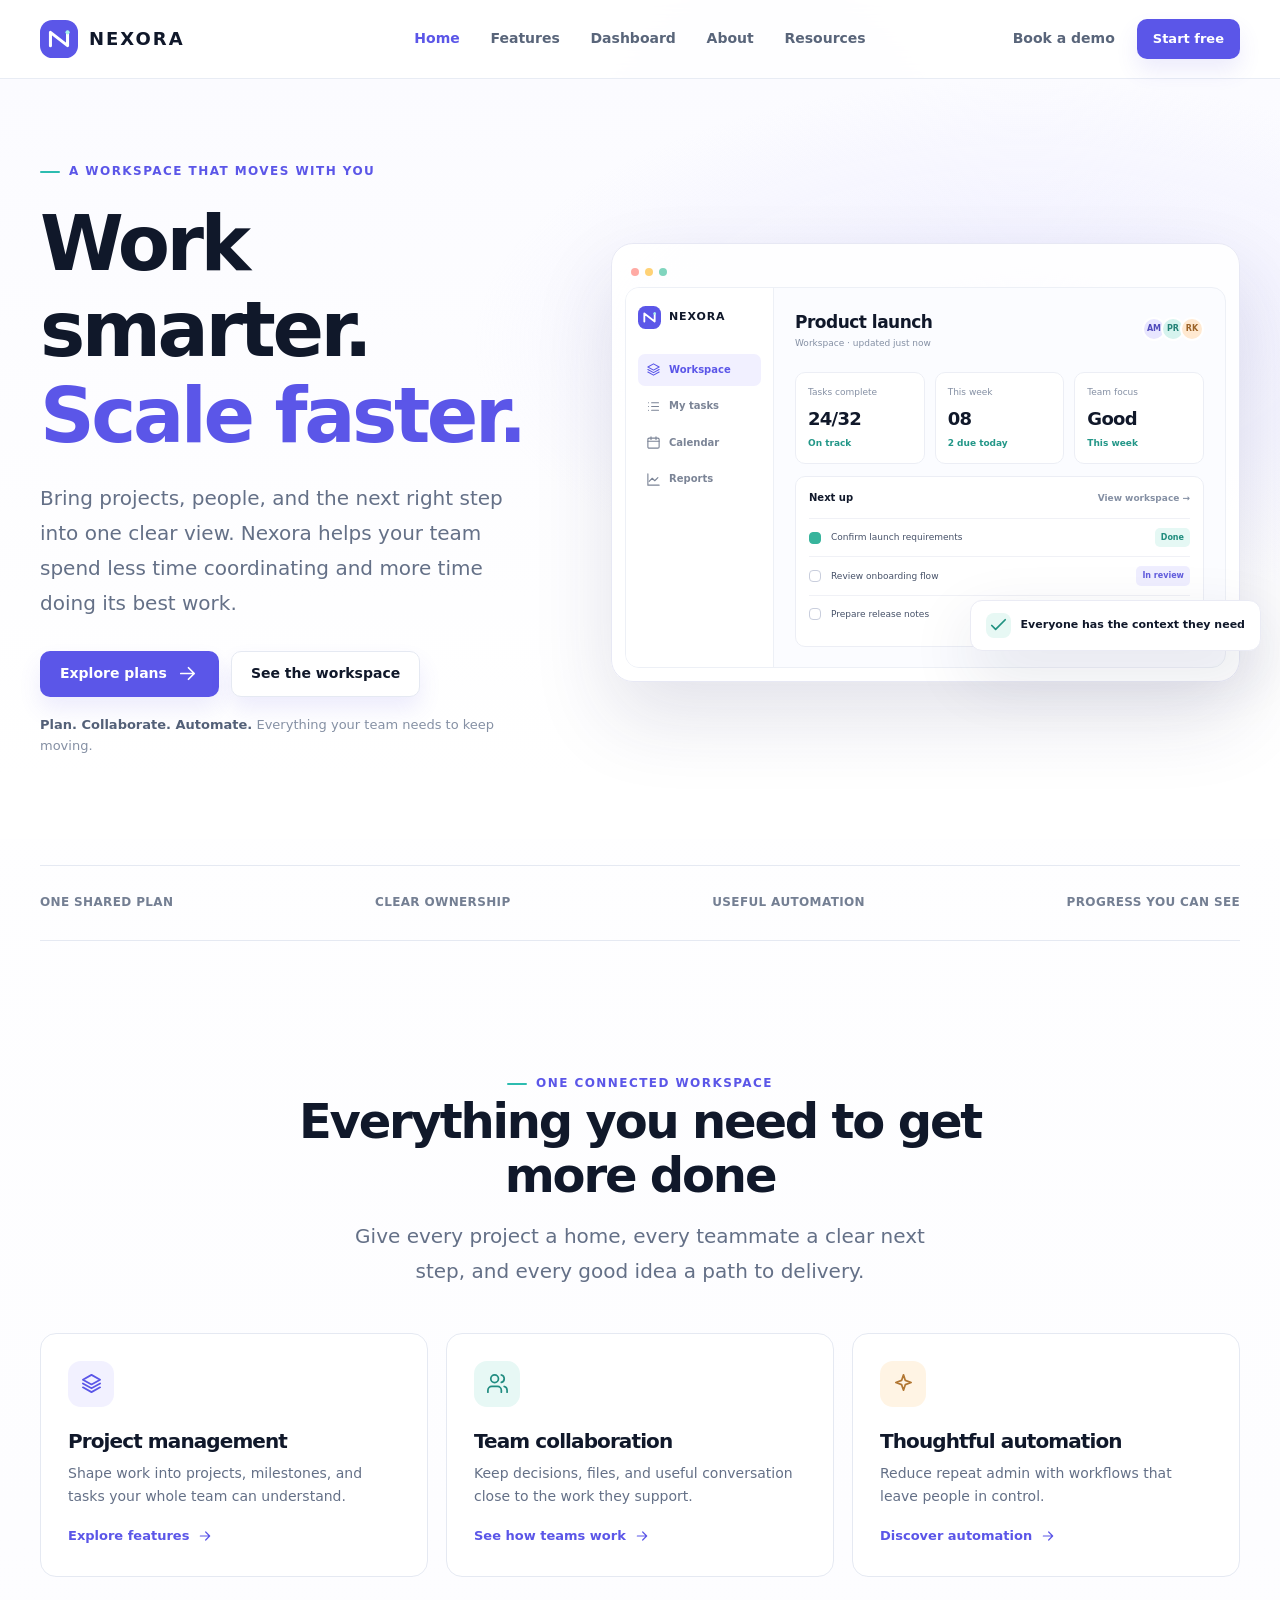
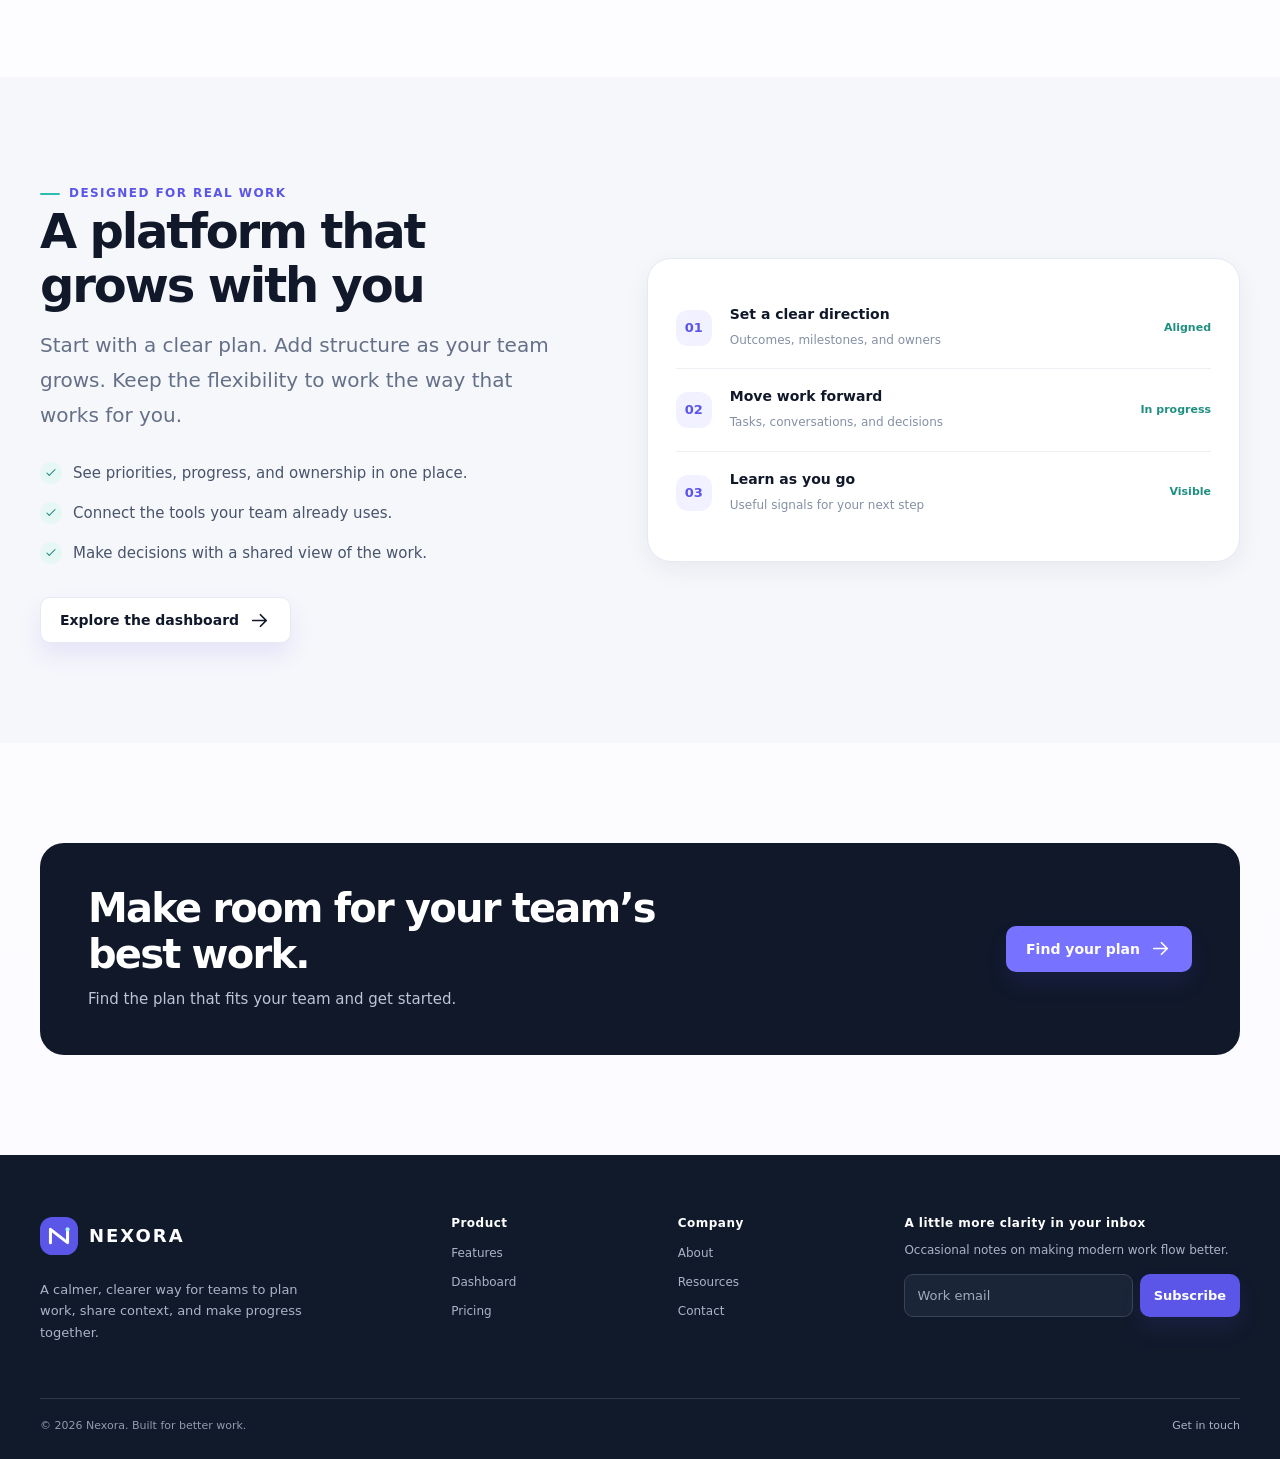
<file: index.html>
<!doctype html>
<html lang="en">
<head>
<meta charset="utf-8">
<meta name="viewport" content="width=device-width, initial-scale=1">
<meta name="description" content="Nexora brings projects, people, and progress into one clear workspace.">
<title>Work Smarter. Scale Faster | Nexora</title>
<link rel="icon" href="assets/icons/nexora-mark.svg" type="image/svg+xml">
<link rel="stylesheet" href="css/style.css">
<script src="js/main.js" defer></script>
</head>
<body>
<a class="skip-link" href="#main-content">Skip to content</a>
<header class="site-header"><div class="container nav-wrap">
<a class="brand" href="#home" data-page-route="home" aria-label="Nexora home"><img src="assets/icons/nexora-mark.svg" alt=""><span>NEXORA</span></a>
<div class="nav-panel" id="nav-panel"><nav class="primary-nav" id="site-nav" aria-label="Main navigation"><a href="#home" data-page-route="home">Home</a><a href="#features" data-page-route="features">Features</a><a href="#dashboard" data-page-route="dashboard">Dashboard</a><a href="#about" data-page-route="about">About</a><a href="#resources" data-page-route="resources">Resources</a></nav>
<div class="nav-cta"><a class="text-link" href="#contact" data-page-route="contact" data-route-target="demo">Book a demo</a><a class="button button-small" href="#pricing" data-page-route="pricing" data-route-target="plans">Start free</a></div></div>
<button class="menu-toggle" type="button" data-menu-toggle aria-controls="nav-panel" aria-expanded="false" aria-label="Open navigation"><svg viewBox="0 0 24 24" fill="none" stroke="currentColor" stroke-width="1.8" stroke-linecap="round" aria-hidden="true"><path d="M4 7h16M4 12h16M4 17h16"/></svg></button>
</div></header>
<main id="main-content">
<div class="page-view" id="home" data-page-view="home" data-page-description="Nexora brings projects, people, and progress into one clear workspace.">

<section class="hero"><div class="container hero-grid">
<div class="hero-copy"><span class="eyebrow">A workspace that moves with you</span><h1>Work smarter.<br><span>Scale faster.</span></h1><p class="lead">Bring projects, people, and the next right step into one clear view. Nexora helps your team spend less time coordinating and more time doing its best work.</p><div class="hero-actions"><a class="button" href="#pricing" data-page-route="pricing" data-route-target="plans">Explore plans <svg class="icon" viewBox="0 0 24 24" aria-hidden="true"><path d="M5 12h14M13 6l6 6-6 6"/></svg></a><a class="button button-secondary" href="#dashboard" data-page-route="dashboard">See the workspace</a></div><p class="hero-note"><strong>Plan. Collaborate. Automate.</strong> Everything your team needs to keep moving.</p></div>
<div class="product-window" aria-label="Preview of the Nexora project dashboard"><div class="window-bar"><i class="window-dot"></i><i class="window-dot"></i><i class="window-dot"></i></div>
<div class="app-preview"><aside class="app-sidebar" aria-hidden="true"><div class="app-sidebar-brand"><img src="assets/icons/nexora-mark.svg" alt="">NEXORA</div><div class="app-menu-item active"><svg class="icon" viewBox="0 0 24 24" aria-hidden="true"><path d="m12 3 9 5-9 5-9-5 9-5Z"/><path d="m3 12 9 5 9-5M3 16l9 5 9-5"/></svg> Workspace</div><div class="app-menu-item"><svg class="icon" viewBox="0 0 24 24" aria-hidden="true"><path d="M9 6h11M9 12h11M9 18h11"/><path d="M4 6h.01M4 12h.01M4 18h.01"/></svg> My tasks</div><div class="app-menu-item"><svg class="icon" viewBox="0 0 24 24" aria-hidden="true"><rect x="3" y="5" width="18" height="16" rx="2"/><path d="M16 3v4M8 3v4M3 10h18"/></svg> Calendar</div><div class="app-menu-item"><svg class="icon" viewBox="0 0 24 24" aria-hidden="true"><path d="M3 3v18h18"/><path d="m19 9-5 5-4-4-5 5"/></svg> Reports</div></aside>
<div class="app-content"><div class="app-topline"><div><div class="app-title">Product launch</div><div class="app-caption">Workspace · updated just now</div></div><div class="avatar-stack" aria-label="Three teammates"><span class="avatar">AM</span><span class="avatar">PR</span><span class="avatar">RK</span></div></div>
<div class="metric-row"><div class="metric"><div class="metric-label">Tasks complete</div><div class="metric-value">24/32</div><div class="metric-change">On track</div></div><div class="metric"><div class="metric-label">This week</div><div class="metric-value">08</div><div class="metric-change">2 due today</div></div><div class="metric"><div class="metric-label">Team focus</div><div class="metric-value">Good</div><div class="metric-change">This week</div></div></div>
<div class="board-card"><div class="board-card-head"><span>Next up</span><a href="#dashboard" data-page-route="dashboard">View workspace →</a></div><div class="task-row"><span class="task-check done"></span><span>Confirm launch requirements</span><span class="task-tag teal">Done</span></div><div class="task-row"><span class="task-check"></span><span>Review onboarding flow</span><span class="task-tag">In review</span></div><div class="task-row"><span class="task-check"></span><span>Prepare release notes</span><span class="task-tag orange">Today</span></div></div></div></div>
<div class="float-note"><span class="success-dot"><svg class="icon" viewBox="0 0 24 24" aria-hidden="true"><path d="m5 12 4 4L19 6"/></svg></span><span>Everyone has the context they need</span></div></div>
</div></section>
<section class="container home-ribbon"><div class="logo-strip"><span>One shared plan</span><span>Clear ownership</span><span>Useful automation</span><span>Progress you can see</span></div></section>
<section class="section"><div class="container"><div class="section-heading center"><span class="eyebrow">One connected workspace</span><h2>Everything you need to get more done</h2><p class="lead">Give every project a home, every teammate a clear next step, and every good idea a path to delivery.</p></div>
<div class="feature-grid"><article class="feature-card"><div class="feature-icon"><svg class="icon" viewBox="0 0 24 24" aria-hidden="true"><path d="m12 3 9 5-9 5-9-5 9-5Z"/><path d="m3 12 9 5 9-5M3 16l9 5 9-5"/></svg></div><h3>Project management</h3><p>Shape work into projects, milestones, and tasks your whole team can understand.</p><a class="feature-link" href="#features" data-page-route="features">Explore features <svg class="icon" viewBox="0 0 24 24" aria-hidden="true"><path d="M5 12h14M13 6l6 6-6 6"/></svg></a></article><article class="feature-card"><div class="feature-icon teal"><svg class="icon" viewBox="0 0 24 24" aria-hidden="true"><path d="M16 21v-2a4 4 0 0 0-4-4H6a4 4 0 0 0-4 4v2"/><circle cx="9" cy="7" r="4"/><path d="M22 21v-2a4 4 0 0 0-3-3.87M16 3.13a4 4 0 0 1 0 7.75"/></svg></div><h3>Team collaboration</h3><p>Keep decisions, files, and useful conversation close to the work they support.</p><a class="feature-link" href="#features" data-page-route="features" data-route-target="collaboration">See how teams work <svg class="icon" viewBox="0 0 24 24" aria-hidden="true"><path d="M5 12h14M13 6l6 6-6 6"/></svg></a></article><article class="feature-card"><div class="feature-icon amber"><svg class="icon" viewBox="0 0 24 24" aria-hidden="true"><path d="m12 3 1.9 5.8L20 11l-6.1 2.2L12 19l-2-5.8L4 11l6-2.2L12 3Z"/></svg></div><h3>Thoughtful automation</h3><p>Reduce repeat admin with workflows that leave people in control.</p><a class="feature-link" href="#features" data-page-route="features" data-route-target="automation">Discover automation <svg class="icon" viewBox="0 0 24 24" aria-hidden="true"><path d="M5 12h14M13 6l6 6-6 6"/></svg></a></article></div></div></section>
<section class="section section-soft"><div class="container split-section"><div class="split-copy"><span class="eyebrow">Designed for real work</span><h2>A platform that grows with you</h2><p class="lead">Start with a clear plan. Add structure as your team grows. Keep the flexibility to work the way that works for you.</p><ul class="benefit-list"><li><span class="check-icon"><svg class="icon" viewBox="0 0 24 24" aria-hidden="true"><path d="m5 12 4 4L19 6"/></svg></span><span>See priorities, progress, and ownership in one place.</span></li><li><span class="check-icon"><svg class="icon" viewBox="0 0 24 24" aria-hidden="true"><path d="m5 12 4 4L19 6"/></svg></span><span>Connect the tools your team already uses.</span></li><li><span class="check-icon"><svg class="icon" viewBox="0 0 24 24" aria-hidden="true"><path d="m5 12 4 4L19 6"/></svg></span><span>Make decisions with a shared view of the work.</span></li></ul><a class="button button-secondary mt-32" href="#dashboard" data-page-route="dashboard">Explore the dashboard <svg class="icon" viewBox="0 0 24 24" aria-hidden="true"><path d="M5 12h14M13 6l6 6-6 6"/></svg></a></div>
<div class="workflow-card"><div class="workflow-step"><span class="step-number">01</span><span><strong>Set a clear direction</strong><small>Outcomes, milestones, and owners</small></span><span class="step-status">Aligned</span></div><div class="workflow-step"><span class="step-number">02</span><span><strong>Move work forward</strong><small>Tasks, conversations, and decisions</small></span><span class="step-status">In progress</span></div><div class="workflow-step"><span class="step-number">03</span><span><strong>Learn as you go</strong><small>Useful signals for your next step</small></span><span class="step-status">Visible</span></div></div></div></section>
<section class="section"><div class="container"><div class="cta-band"><div><h2>Make room for your team’s best work.</h2><p>Find the plan that fits your team and get started.</p></div><a class="button" href="#pricing" data-page-route="pricing" data-route-target="plans">Find your plan <svg class="icon" viewBox="0 0 24 24" aria-hidden="true"><path d="M5 12h14M13 6l6 6-6 6"/></svg></a></div></div></section>
</div><div class="page-view" id="features" data-page-view="features" data-page-description="Explore Nexora tools for project management, collaboration, automation, and reporting." hidden>

<section class="page-hero"><div class="container"><nav class="breadcrumb" aria-label="Breadcrumb"><a href="#home" data-page-route="home">Home</a><span>/</span><span>Features</span></nav><span class="eyebrow">The tools for good work</span><h1>Powerful features<br><span>for modern teams.</span></h1><p class="lead">A thoughtful set of tools for planning, collaboration, and delivery—connected in one workspace that keeps your team in sync.</p><div class="hero-actions"><a class="button" href="#dashboard" data-page-route="dashboard">Explore the dashboard <svg class="icon" viewBox="0 0 24 24" aria-hidden="true"><path d="M5 12h14M13 6l6 6-6 6"/></svg></a><a class="button button-secondary" href="#contact" data-page-route="contact" data-route-target="demo">Book a demo</a></div></div></section>
<section class="section"><div class="container"><div class="section-heading"><span class="eyebrow">A connected toolkit</span><h2>From first idea to finished work</h2><p class="lead">Keep your team’s daily work connected to the bigger picture.</p></div><div class="feature-grid">
<article class="feature-card" id="project-management"><div class="feature-icon"><svg class="icon" viewBox="0 0 24 24" aria-hidden="true"><path d="m12 3 9 5-9 5-9-5 9-5Z"/><path d="m3 12 9 5 9-5M3 16l9 5 9-5"/></svg></div><h3>Project management</h3><p>Organize projects, milestones, and tasks with clear owners and a shared view of progress.</p></article><article class="feature-card" id="collaboration"><div class="feature-icon teal"><svg class="icon" viewBox="0 0 24 24" aria-hidden="true"><path d="M16 21v-2a4 4 0 0 0-4-4H6a4 4 0 0 0-4 4v2"/><circle cx="9" cy="7" r="4"/><path d="M22 21v-2a4 4 0 0 0-3-3.87M16 3.13a4 4 0 0 1 0 7.75"/></svg></div><h3>Team collaboration</h3><p>Keep conversations and decisions beside the work, so context stays easy to find.</p></article><article class="feature-card" id="automation"><div class="feature-icon amber"><svg class="icon" viewBox="0 0 24 24" aria-hidden="true"><path d="m12 3 1.9 5.8L20 11l-6.1 2.2L12 19l-2-5.8L4 11l6-2.2L12 3Z"/></svg></div><h3>AI-powered tools</h3><p>Turn notes into useful next steps and reduce repetitive coordination with human review.</p></article><article class="feature-card"><div class="feature-icon blue"><svg class="icon" viewBox="0 0 24 24" aria-hidden="true"><circle cx="12" cy="12" r="9"/><path d="M12 7v5l3 2"/></svg></div><h3>Time management</h3><p>Make deadlines, workload, and team availability easier to see and plan around.</p></article><article class="feature-card"><div class="feature-icon"><svg class="icon" viewBox="0 0 24 24" aria-hidden="true"><path d="M12 22v-5M9 8V2M15 8V2M5 8h14v3a7 7 0 0 1-14 0V8Z"/></svg></div><h3>Integrations</h3><p>Bring updates from your existing tools into one place and keep handoffs moving.</p></article><article class="feature-card"><div class="feature-icon teal"><svg class="icon" viewBox="0 0 24 24" aria-hidden="true"><path d="M3 3v18h18"/><path d="m19 9-5 5-4-4-5 5"/></svg></div><h3>Analytics and reports</h3><p>Spot patterns in delivery and capacity with straightforward project reporting.</p></article></div></div></section>
<section class="section section-soft"><div class="container split-section"><div class="split-copy"><span class="eyebrow">Less coordination overhead</span><h2>Let the workflow handle the handoff</h2><p class="lead">Build small automations around the way your team works. Each step stays visible, editable, and under your control.</p><ul class="benefit-list"><li><span class="check-icon"><svg class="icon" viewBox="0 0 24 24" aria-hidden="true"><path d="m5 12 4 4L19 6"/></svg></span><span>Start from simple triggers and clear conditions.</span></li><li><span class="check-icon"><svg class="icon" viewBox="0 0 24 24" aria-hidden="true"><path d="m5 12 4 4L19 6"/></svg></span><span>Keep people in the loop when a decision matters.</span></li><li><span class="check-icon"><svg class="icon" viewBox="0 0 24 24" aria-hidden="true"><path d="m5 12 4 4L19 6"/></svg></span><span>Review what ran and adjust the workflow any time.</span></li></ul><a class="button button-secondary mt-32" href="#dashboard" data-page-route="dashboard">See the product view <svg class="icon" viewBox="0 0 24 24" aria-hidden="true"><path d="M5 12h14M13 6l6 6-6 6"/></svg></a></div><div class="workflow-card"><div class="workflow-step"><span class="step-number"><svg class="icon" viewBox="0 0 24 24" aria-hidden="true"><circle cx="12" cy="12" r="9"/><circle cx="12" cy="12" r="5"/><circle cx="12" cy="12" r="1"/></svg></span><span><strong>When a task is marked ready</strong><small>A clear event starts the workflow</small></span><span class="step-status">Trigger</span></div><div class="workflow-step"><span class="step-number">02</span><span><strong>Check the handoff details</strong><small>Simple rules keep work in context</small></span><span class="step-status">Review</span></div><div class="workflow-step"><span class="step-number"><svg class="icon" viewBox="0 0 24 24" aria-hidden="true"><path d="M16 21v-2a4 4 0 0 0-4-4H6a4 4 0 0 0-4 4v2"/><circle cx="9" cy="7" r="4"/><path d="M22 21v-2a4 4 0 0 0-3-3.87M16 3.13a4 4 0 0 1 0 7.75"/></svg></span><span><strong>Let the right people know</strong><small>Updates reach the right team</small></span><span class="step-status">Notify</span></div></div></div></section>
<section class="section"><div class="container"><div class="cta-band"><div><h2>Bring your work into one clear view.</h2><p>Explore the workspace or talk through your team’s needs.</p></div><a class="button" href="#contact" data-page-route="contact" data-route-target="demo">Talk to our team <svg class="icon" viewBox="0 0 24 24" aria-hidden="true"><path d="M5 12h14M13 6l6 6-6 6"/></svg></a></div></div></section>
</div><div class="page-view" id="dashboard" data-page-view="dashboard" data-page-description="A sample Nexora workspace for projects, workload, and team progress." hidden>

<section class="page-hero"><div class="container"><nav class="breadcrumb" aria-label="Breadcrumb"><a href="#home" data-page-route="home">Home</a><span>/</span><span>Dashboard</span></nav><span class="eyebrow">Your work, fully organized</span><h1>Designed for depth.<br><span>Built for execution.</span></h1><p class="lead">A connected product view for your projects, team capacity, and the decisions that keep work moving.</p></div></section>
<section class="section dashboard-section"><div class="container"><div class="toolbar"><div><h2 class="compact-heading">Workspace preview</h2><p class="legal-note mb-0">A sample view of a product launch workspace.</p></div><div class="tabs" role="tablist" aria-label="Dashboard views"><button class="tab-button" type="button" role="tab" id="tab-overview" aria-controls="overview-panel" aria-selected="true" data-dashboard-tab>Overview</button><button class="tab-button" type="button" role="tab" id="tab-work" aria-controls="work-panel" aria-selected="false" tabindex="-1" data-dashboard-tab>My work</button><button class="tab-button" type="button" role="tab" id="tab-timeline" aria-controls="timeline-panel" aria-selected="false" tabindex="-1" data-dashboard-tab>Timeline</button></div></div>
<div class="dashboard-shell">
<section class="dash-panel" id="overview-panel" role="tabpanel" aria-labelledby="tab-overview"><div class="dash-topbar"><div><h2>Good morning, team</h2><span class="app-caption">Product launch · Sprint 08</span></div><div class="avatar-stack" aria-label="Workspace team"><span class="avatar">AM</span><span class="avatar">PR</span><span class="avatar">RK</span><span class="avatar">+2</span></div></div><div class="dash-content"><div class="dashboard-metrics"><div class="dash-metric"><div class="dash-metric-label">Open tasks</div><div class="dash-metric-value">32</div><div class="dash-metric-foot">8 due this week</div></div><div class="dash-metric"><div class="dash-metric-label">Completed</div><div class="dash-metric-value">24</div><div class="dash-metric-foot">On track this sprint</div></div><div class="dash-metric"><div class="dash-metric-label">Team capacity</div><div class="dash-metric-value">78%</div><div class="dash-metric-foot">Balanced workload</div></div><div class="dash-metric"><div class="dash-metric-label">Blocked items</div><div class="dash-metric-value">03</div><div class="dash-metric-foot">Needs a quick review</div></div></div>
<div class="dash-grid"><div class="dash-card"><div class="dash-card-title"><h3>Monthly sprint velocity</h3><small>Tasks completed</small></div><div class="chart" role="img" aria-label="Bar chart showing progress across six sprints"><div class="chart-column"><i class="chart-bar" style="height:45%"></i><i class="chart-bar primary" style="height:55%"></i></div><div class="chart-column"><i class="chart-bar" style="height:50%"></i><i class="chart-bar primary" style="height:60%"></i></div><div class="chart-column"><i class="chart-bar" style="height:42%"></i><i class="chart-bar primary" style="height:66%"></i></div><div class="chart-column"><i class="chart-bar" style="height:58%"></i><i class="chart-bar primary" style="height:70%"></i></div><div class="chart-column"><i class="chart-bar" style="height:64%"></i><i class="chart-bar primary" style="height:76%"></i></div><div class="chart-column"><i class="chart-bar" style="height:60%"></i><i class="chart-bar primary" style="height:83%"></i></div></div><div class="chart-labels"><span>Sprint 03</span><span>Sprint 04</span><span>Sprint 05</span><span>Sprint 06</span><span>Sprint 07</span><span>Sprint 08</span></div></div>
<div class="dash-card"><div class="dash-card-title"><h3>Team capacity</h3><small>This week</small></div><div class="people-list"><div class="person-row"><div class="person-info"><span class="avatar">AM</span><span><strong>Arjun M.</strong><small>Product</small></span></div><span class="load-label">72%</span></div><div class="person-row"><div class="person-info"><span class="avatar">PR</span><span><strong>Priya R.</strong><small>Design</small></span></div><span class="load-label">86%</span></div><div class="person-row"><div class="person-info"><span class="avatar">RK</span><span><strong>Rohan K.</strong><small>Engineering</small></span></div><span class="load-label">65%</span></div></div></div></div></div></section>
<section class="dash-panel" id="work-panel" role="tabpanel" aria-labelledby="tab-work" hidden><div class="dash-topbar"><div><h2>My work</h2><span class="app-caption">A focused view of upcoming tasks</span></div><span class="status-pill">8 tasks this week</span></div><div class="dash-content"><div class="table-scroll"><table class="work-table"><thead><tr><th>Task</th><th>Project</th><th>Due</th><th>Status</th></tr></thead><tbody><tr><td>Review onboarding flow</td><td>Product launch</td><td>Today</td><td><span class="status-pill review">In review</span></td></tr><tr><td>Prepare release notes</td><td>Product launch</td><td>Today</td><td><span class="status-pill">In progress</span></td></tr><tr><td>Share research summary</td><td>Customer insights</td><td>Oct 10</td><td><span class="status-pill">In progress</span></td></tr><tr><td>Confirm launch checklist</td><td>Product launch</td><td>Oct 12</td><td><span class="status-pill done">Complete</span></td></tr></tbody></table></div></div></section>
<section class="dash-panel" id="timeline-panel" role="tabpanel" aria-labelledby="tab-timeline" hidden><div class="dash-topbar"><div><h2>Project timeline</h2><span class="app-caption">A shared view of current work</span></div><span class="status-pill">Sprint 08</span></div><div class="dash-content"><div class="timeline"><div class="timeline-row"><span class="timeline-label">Research</span><div class="timeline-track"><i class="timeline-bar" style="--left:2%;--width:28%"></i></div></div><div class="timeline-row"><span class="timeline-label">Product design</span><div class="timeline-track"><i class="timeline-bar teal" style="--left:20%;--width:34%"></i></div></div><div class="timeline-row"><span class="timeline-label">Build</span><div class="timeline-track"><i class="timeline-bar gold" style="--left:42%;--width:38%"></i></div></div><div class="timeline-row"><span class="timeline-label">Launch</span><div class="timeline-track"><i class="timeline-bar" style="--left:73%;--width:22%"></i></div></div><div class="chart-labels"><span>Week 1</span><span>Week 2</span><span>Week 3</span><span>Week 4</span><span>Week 5</span></div></div></div></section>
</div><div class="text-center mt-48"><a class="button" href="#contact" data-page-route="contact" data-route-target="demo">See Nexora with your team <svg class="icon" viewBox="0 0 24 24" aria-hidden="true"><path d="M5 12h14M13 6l6 6-6 6"/></svg></a></div></div></section>
<section class="section section-soft"><div class="container section-heading center"><span class="eyebrow">A shared operating picture</span><h2>One platform. Different ways to see the work.</h2><p class="lead">Switch between team-wide visibility and a focused view of your next step, with the same project context underneath.</p></div></section>
</div><div class="page-view" id="pricing" data-page-view="pricing" data-page-description="Compare Nexora Free, Pro, Business, and Enterprise plans." hidden>

<section class="page-hero"><div class="container"><nav class="breadcrumb" aria-label="Breadcrumb"><a href="#home" data-page-route="home">Home</a><span>/</span><span>Pricing</span></nav><span class="eyebrow">Clear plans, room to grow</span><h1>Simple pricing.<br><span>Powerful productivity.</span></h1><p class="lead">Choose the level of structure your team needs today. Move to a larger plan as your work grows.</p><div class="hero-actions"><a class="button" href="#plans">Compare plans <svg class="icon" viewBox="0 0 24 24" aria-hidden="true"><path d="M5 12h14M13 6l6 6-6 6"/></svg></a><a class="button button-secondary" href="#contact" data-page-route="contact" data-route-target="demo">Talk to sales</a></div></div></section>
<section class="section plans-section" id="plans"><div class="container"><div class="toolbar"><div><h2 class="compact-heading">Find the right plan for your team</h2><p class="legal-note plan-intro">Prices shown in Indian rupees per seat.</p></div><div class="tabs" role="group" aria-label="Billing period"><button class="tab-button" type="button" data-billing="monthly" aria-pressed="true">Monthly</button><button class="tab-button" type="button" data-billing="yearly" aria-pressed="false">Yearly · save 20%</button></div></div>
<div class="plan-grid">
<article class="plan-card"><div class="plan-name">Free</div><p class="plan-desc">For individuals and small experiments.</p><div class="plan-price">₹<span data-price data-month="0" data-year="0">0</span><small> / month</small></div><p class="plan-billing">Get started at no cost</p><a class="button button-secondary" href="#contact" data-page-route="contact" data-route-target="demo">Get started</a><ul class="plan-list"><li><svg class="icon" viewBox="0 0 24 24" aria-hidden="true"><path d="m5 12 4 4L19 6"/></svg>3 projects</li><li><svg class="icon" viewBox="0 0 24 24" aria-hidden="true"><path d="m5 12 4 4L19 6"/></svg>Basic task management</li><li><svg class="icon" viewBox="0 0 24 24" aria-hidden="true"><path d="m5 12 4 4L19 6"/></svg>Limited AI usage</li><li><svg class="icon" viewBox="0 0 24 24" aria-hidden="true"><path d="m5 12 4 4L19 6"/></svg>Basic integrations</li><li><svg class="icon" viewBox="0 0 24 24" aria-hidden="true"><path d="m5 12 4 4L19 6"/></svg>Community support</li></ul></article>
<article class="plan-card featured"><span class="plan-badge">Popular</span><div class="plan-name">Pro</div><p class="plan-desc">For growing teams that want more power.</p><div class="plan-price">₹<span data-price data-month="799" data-year="639" aria-live="polite">799</span><small> / month</small></div><p class="plan-billing" data-price-period>per seat / month</p><a class="button" href="#contact" data-page-route="contact" data-route-target="demo">Start a conversation</a><ul class="plan-list"><li><svg class="icon" viewBox="0 0 24 24" aria-hidden="true"><path d="m5 12 4 4L19 6"/></svg>Unlimited projects</li><li><svg class="icon" viewBox="0 0 24 24" aria-hidden="true"><path d="m5 12 4 4L19 6"/></svg>Advanced AI usage</li><li><svg class="icon" viewBox="0 0 24 24" aria-hidden="true"><path d="m5 12 4 4L19 6"/></svg>Team collaboration</li><li><svg class="icon" viewBox="0 0 24 24" aria-hidden="true"><path d="m5 12 4 4L19 6"/></svg>Analytics and reports</li><li><svg class="icon" viewBox="0 0 24 24" aria-hidden="true"><path d="m5 12 4 4L19 6"/></svg>Integrations and priority support</li></ul></article>
<article class="plan-card"><div class="plan-name">Business</div><p class="plan-desc">For established teams that need more control.</p><div class="plan-price">₹<span data-price data-month="1,999" data-year="1,599" aria-live="polite">1,999</span><small> / month</small></div><p class="plan-billing" data-price-period>per seat / month</p><a class="button button-secondary" href="#contact" data-page-route="contact" data-route-target="demo">Talk to our team</a><ul class="plan-list"><li><svg class="icon" viewBox="0 0 24 24" aria-hidden="true"><path d="m5 12 4 4L19 6"/></svg>Everything in Pro</li><li><svg class="icon" viewBox="0 0 24 24" aria-hidden="true"><path d="m5 12 4 4L19 6"/></svg>Advanced analytics</li><li><svg class="icon" viewBox="0 0 24 24" aria-hidden="true"><path d="m5 12 4 4L19 6"/></svg>Automation workflows</li><li><svg class="icon" viewBox="0 0 24 24" aria-hidden="true"><path d="m5 12 4 4L19 6"/></svg>Admin controls</li><li><svg class="icon" viewBox="0 0 24 24" aria-hidden="true"><path d="m5 12 4 4L19 6"/></svg>Dedicated success manager</li></ul></article>
<article class="plan-card"><div class="plan-name">Enterprise</div><p class="plan-desc">For large organizations with advanced needs.</p><div class="plan-price plan-price-custom">Custom</div><p class="plan-billing">Tailored to your organization</p><a class="button button-secondary" href="#contact" data-page-route="contact" data-route-target="demo">Talk to sales</a><ul class="plan-list"><li><svg class="icon" viewBox="0 0 24 24" aria-hidden="true"><path d="m5 12 4 4L19 6"/></svg>Everything in Business</li><li><svg class="icon" viewBox="0 0 24 24" aria-hidden="true"><path d="m5 12 4 4L19 6"/></svg>Single sign-on</li><li><svg class="icon" viewBox="0 0 24 24" aria-hidden="true"><path d="m5 12 4 4L19 6"/></svg>Advanced security controls</li><li><svg class="icon" viewBox="0 0 24 24" aria-hidden="true"><path d="m5 12 4 4L19 6"/></svg>Custom integrations</li><li><svg class="icon" viewBox="0 0 24 24" aria-hidden="true"><path d="m5 12 4 4L19 6"/></svg>Dedicated support and onboarding</li></ul></article></div>
<p class="billing-note">Yearly pricing shows the monthly equivalent with annual billing.</p></div></section>
<section class="section section-soft"><div class="container"><div class="section-heading center"><span class="eyebrow">Good to know</span><h2>Frequently asked questions</h2></div><div class="faq-list">
<details><summary>Can I change my plan later?</summary><p>Yes. Choose the plan that fits your team now, and move to another plan as your needs change.</p></details><details><summary>What happens to my data if I cancel?</summary><p>Your account data remains available during the plan period. Check the account terms for current retention and export details.</p></details><details><summary>Is there a free trial for paid plans?</summary><p>Ask the Nexora team about a guided preview and the current options for trying a paid plan.</p></details><details><summary>Do you offer discounts for non-profits or students?</summary><p>Contact the team with context about your organization and they can discuss available options.</p></details><details><summary>Can I get a custom plan for my organization?</summary><p>Enterprise plans can be shaped around larger teams, security needs, and custom integrations.</p></details></div><div class="text-center mt-48"><a class="button button-secondary" href="#contact" data-page-route="contact" data-route-target="demo">Ask us about plans <svg class="icon" viewBox="0 0 24 24" aria-hidden="true"><path d="M5 12h14M13 6l6 6-6 6"/></svg></a></div></div></section>
</div><div class="page-view" id="about" data-page-view="about" data-page-description="Learn about Nexora’s purpose and the principles behind a better way to work." hidden>

<section class="page-hero"><div class="container"><nav class="breadcrumb" aria-label="Breadcrumb"><a href="#home" data-page-route="home">Home</a><span>/</span><span>About</span></nav><span class="eyebrow">A better way to work</span><h1>Building a better<br><span>way to work.</span></h1><p class="lead">Nexora began with a simple belief: good work is easier when people have clarity, useful tools, and room to focus.</p></div></section>
<section class="section"><div class="container split-section"><div class="split-copy"><span class="eyebrow">Our purpose</span><h2>From a simple idea to a shared platform</h2><p class="lead">Teams do their best work when plans are clear and collaboration feels natural. We bring the structure and context of work together so people can make progress without adding more process.</p><p class="lead mt-24">We keep listening, learning, and improving the way teams plan and deliver.</p></div><div class="workflow-card"><div class="workflow-step"><span class="step-number"><svg class="icon" viewBox="0 0 24 24" aria-hidden="true"><circle cx="12" cy="12" r="9"/><circle cx="12" cy="12" r="5"/><circle cx="12" cy="12" r="1"/></svg></span><span><strong>Make the goal clear</strong><small>Start with the outcome that matters</small></span></div><div class="workflow-step"><span class="step-number"><svg class="icon" viewBox="0 0 24 24" aria-hidden="true"><path d="M16 21v-2a4 4 0 0 0-4-4H6a4 4 0 0 0-4 4v2"/><circle cx="9" cy="7" r="4"/><path d="M22 21v-2a4 4 0 0 0-3-3.87M16 3.13a4 4 0 0 1 0 7.75"/></svg></span><span><strong>Bring people together</strong><small>Give everyone the same useful context</small></span></div><div class="workflow-step"><span class="step-number"><svg class="icon" viewBox="0 0 24 24" aria-hidden="true"><path d="M3 12h4l3-8 4 16 3-8h4"/></svg></span><span><strong>Keep learning</strong><small>Improve the system as work changes</small></span></div></div></div></section>
<section class="section section-soft"><div class="container"><div class="section-heading"><span class="eyebrow">The principles that guide us</span><h2>Small principles. Better work.</h2></div><div class="value-grid"><article class="value-card"><span class="value-index">01 / CLARITY</span><h3>Build with purpose</h3><p>Make the next step obvious and keep the important context close.</p></article><article class="value-card"><span class="value-index">02 / CURIOSITY</span><h3>Stay curious</h3><p>Keep asking how the experience can feel simpler and more useful.</p></article><article class="value-card"><span class="value-index">03 / TEAMWORK</span><h3>Move together</h3><p>Design for shared ownership, thoughtful handoffs, and different perspectives.</p></article><article class="value-card"><span class="value-index">04 / TRUST</span><h3>Earn trust</h3><p>Give teams transparency and control in the tools they rely on.</p></article></div></div></section>
<section class="section"><div class="container"><div class="section-heading"><span class="eyebrow">Our journey</span><h2>Progress is a team effort</h2><p class="lead">We keep building with the teams who use Nexora and the challenges they bring to us.</p></div><div class="milestones"><div class="milestone"><strong>Listen</strong><p>Learn how teams plan, coordinate, and deliver.</p></div><div class="milestone"><strong>Connect</strong><p>Bring the work and its context into one place.</p></div><div class="milestone"><strong>Improve</strong><p>Refine the product around real team needs.</p></div><div class="milestone"><strong>Grow</strong><p>Help teams take on more without losing clarity.</p></div></div><div class="mt-48"><div class="cta-band"><div><h2>Want to work with more clarity?</h2><p>Take a closer look at the Nexora workspace.</p></div><a class="button" href="#dashboard" data-page-route="dashboard">Explore the dashboard <svg class="icon" viewBox="0 0 24 24" aria-hidden="true"><path d="M5 12h14M13 6l6 6-6 6"/></svg></a></div></div></div></section>
</div><div class="page-view" id="resources" data-page-view="resources" data-page-description="Practical guides and ideas for productivity, AI, teamwork, and leadership." hidden>

<section class="page-hero"><div class="container"><nav class="breadcrumb" aria-label="Breadcrumb"><a href="#home" data-page-route="home">Home</a><span>/</span><span>Resources</span></nav><span class="eyebrow">Ideas for better work</span><h1>Ideas for <span>better work.</span></h1><p class="lead">Practical perspectives and useful guides for teams finding a better rhythm.</p></div></section>
<section class="section resources-section"><div class="container"><div class="resource-tools" role="group" aria-label="Filter resources"><button class="filter-button" type="button" data-resource-filter="all" aria-pressed="true">All resources</button><button class="filter-button" type="button" data-resource-filter="productivity" aria-pressed="false">Productivity</button><button class="filter-button" type="button" data-resource-filter="ai" aria-pressed="false">AI</button><button class="filter-button" type="button" data-resource-filter="teamwork" aria-pressed="false">Teamwork</button><button class="filter-button" type="button" data-resource-filter="leadership" aria-pressed="false">Leadership</button></div><div class="resource-grid">
<article class="resource-card" data-resource-category="productivity"><div class="resource-art"><span><svg class="icon" viewBox="0 0 24 24" aria-hidden="true"><circle cx="12" cy="12" r="9"/><path d="M12 7v5l3 2"/></svg></span></div><div class="resource-body"><span class="resource-category">Productivity</span><h3>10 habits for a more focused team</h3><p>Small changes to help teams protect attention and make steady progress.</p><a class="resource-read" href="#article-habits">Read the guide <svg class="icon" viewBox="0 0 24 24" aria-hidden="true"><path d="M5 12h14M13 6l6 6-6 6"/></svg></a></div></article>
<article class="resource-card" data-resource-category="ai"><div class="resource-art"><span><svg class="icon" viewBox="0 0 24 24" aria-hidden="true"><path d="m12 3 1.9 5.8L20 11l-6.1 2.2L12 19l-2-5.8L4 11l6-2.2L12 3Z"/></svg></span></div><div class="resource-body"><span class="resource-category">AI</span><h3>A practical guide to AI in project work</h3><p>Where automation can help, and where thoughtful human review matters.</p><a class="resource-read" href="#article-ai">Read the guide <svg class="icon" viewBox="0 0 24 24" aria-hidden="true"><path d="M5 12h14M13 6l6 6-6 6"/></svg></a></div></article>
<article class="resource-card" data-resource-category="teamwork"><div class="resource-art"><span><svg class="icon" viewBox="0 0 24 24" aria-hidden="true"><path d="M16 21v-2a4 4 0 0 0-4-4H6a4 4 0 0 0-4 4v2"/><circle cx="9" cy="7" r="4"/><path d="M22 21v-2a4 4 0 0 0-3-3.87M16 3.13a4 4 0 0 1 0 7.75"/></svg></span></div><div class="resource-body"><span class="resource-category">Teamwork</span><h3>Build a strong remote team culture</h3><p>Ways to make collaboration feel intentional across locations.</p><a class="resource-read" href="#article-remote">Read the guide <svg class="icon" viewBox="0 0 24 24" aria-hidden="true"><path d="M5 12h14M13 6l6 6-6 6"/></svg></a></div></article>
<article class="resource-card" data-resource-category="leadership"><div class="resource-art"><span><svg class="icon" viewBox="0 0 24 24" aria-hidden="true"><circle cx="12" cy="12" r="9"/><circle cx="12" cy="12" r="5"/><circle cx="12" cy="12" r="1"/></svg></span></div><div class="resource-body"><span class="resource-category">Leadership</span><h3>Plan a project from idea to launch</h3><p>A clear planning sequence for turning an early idea into delivered work.</p><a class="resource-read" href="#article-planning">Read the guide <svg class="icon" viewBox="0 0 24 24" aria-hidden="true"><path d="M5 12h14M13 6l6 6-6 6"/></svg></a></div></article>
<article class="resource-card" data-resource-category="productivity"><div class="resource-art"><span><svg class="icon" viewBox="0 0 24 24" aria-hidden="true"><path d="M3 3v18h18"/><path d="m19 9-5 5-4-4-5 5"/></svg></span></div><div class="resource-body"><span class="resource-category">Productivity</span><h3>Choose signals that help teams improve</h3><p>Use useful indicators to understand flow without chasing vanity metrics.</p><a class="resource-read" href="#article-signals">Read the guide <svg class="icon" viewBox="0 0 24 24" aria-hidden="true"><path d="M5 12h14M13 6l6 6-6 6"/></svg></a></div></article>
<article class="resource-card" data-resource-category="teamwork"><div class="resource-art"><span><svg class="icon" viewBox="0 0 24 24" aria-hidden="true"><rect x="3" y="3" width="7" height="7" rx="2"/><rect x="14" y="14" width="7" height="7" rx="2"/><path d="M10 6h3a3 3 0 0 1 3 3v5M14 18h-3a3 3 0 0 1-3-3v-5"/></svg></span></div><div class="resource-body"><span class="resource-category">Teamwork</span><h3>Make handoffs easier to follow</h3><p>Simple habits for sharing ownership and context between collaborators.</p><a class="resource-read" href="#article-handoffs">Read the guide <svg class="icon" viewBox="0 0 24 24" aria-hidden="true"><path d="M5 12h14M13 6l6 6-6 6"/></svg></a></div></article></div></div></section>
<section class="section section-soft"><div class="container"><div class="section-heading"><span class="eyebrow">Fresh insights</span><h2>More useful reads</h2></div><div class="article-list">
<article class="article" id="article-habits"><span class="resource-category">Productivity</span><h3>10 habits for a more focused team</h3><p>Agree on a small number of priorities, name owners, and protect time for focused work. Close the loop with short reviews so the plan stays useful when priorities shift.</p></article>
<article class="article" id="article-ai"><span class="resource-category">AI</span><h3>A practical guide to AI in project work</h3><p>Use AI for a first pass at summaries, task breakdowns, or recurring updates. Keep people responsible for reviewing recommendations, checking sensitive details, and making decisions that affect the team.</p></article>
<article class="article" id="article-remote"><span class="resource-category">Teamwork</span><h3>Build a strong remote team culture</h3><p>Make expectations visible, document decisions where the work happens, and leave room for synchronous and asynchronous collaboration. A predictable rhythm helps people contribute across time zones.</p></article>
<article class="article" id="article-planning"><span class="resource-category">Leadership</span><h3>Plan a project from idea to launch</h3><p>Define the outcome first. Break the work into milestones, give each milestone an owner, surface dependencies early, and review progress often enough to act on changes.</p></article>
<article class="article" id="article-signals"><span class="resource-category">Productivity</span><h3>Choose signals that help teams improve</h3><p>Track a small set of measures tied to delivery and capacity. Use them to start better conversations about bottlenecks and quality, not to rank individuals or replace judgment.</p></article>
<article class="article" id="article-handoffs"><span class="resource-category">Teamwork</span><h3>Make handoffs easier to follow</h3><p>Capture the decision, owner, next step, and relevant links together. Clear handoffs reduce repeated questions while leaving room to ask for missing context.</p></article></div><div class="text-center mt-48"><a class="button button-secondary" href="#features" data-page-route="features">See how Nexora supports your team <svg class="icon" viewBox="0 0 24 24" aria-hidden="true"><path d="M5 12h14M13 6l6 6-6 6"/></svg></a></div></div></section>
</div><div class="page-view" id="contact" data-page-view="contact" data-page-description="Contact the Nexora team about plans, product demos, support, and partnerships." hidden>

<section class="page-hero"><div class="container"><nav class="breadcrumb" aria-label="Breadcrumb"><a href="#home" data-page-route="home">Home</a><span>/</span><span>Contact</span></nav><span class="eyebrow">We’re here to help</span><h1>Let’s build better<br><span>work together.</span></h1><p class="lead">Tell us what your team is working on. We can help you explore the product, compare plans, or find the right next step.</p></div></section>
<section class="section contact-section" id="demo"><div class="container contact-grid">
<aside class="contact-aside"><h2>Contact the Nexora team</h2><p>Choose a topic and share a little context. We’ll make it easier to start the right conversation.</p><div class="contact-option"><div class="feature-icon"><svg class="icon" viewBox="0 0 24 24" aria-hidden="true"><rect x="3" y="7" width="18" height="14" rx="2"/><path d="M8 7V5a2 2 0 0 1 2-2h4a2 2 0 0 1 2 2v2M3 12h18M10 12v2h4v-2"/></svg></div><div><strong>Sales</strong><span>Plans, pricing, and product walk-throughs.</span></div></div><div class="contact-option"><div class="feature-icon"><svg class="icon" viewBox="0 0 24 24" aria-hidden="true"><path d="M4 19.5A2.5 2.5 0 0 1 6.5 17H20"/><path d="M6.5 2H20v20H6.5A2.5 2.5 0 0 1 4 19.5v-15A2.5 2.5 0 0 1 6.5 2Z"/></svg></div><div><strong>Support</strong><span>Help with your workspace and account.</span></div></div><div class="contact-option"><div class="feature-icon"><svg class="icon" viewBox="0 0 24 24" aria-hidden="true"><path d="M16 21v-2a4 4 0 0 0-4-4H6a4 4 0 0 0-4 4v2"/><circle cx="9" cy="7" r="4"/><path d="M22 21v-2a4 4 0 0 0-3-3.87M16 3.13a4 4 0 0 1 0 7.75"/></svg></div><div><strong>General inquiries</strong><span>Partnerships and other questions.</span></div></div></aside>
<div class="form-card"><h2>How can we help?</h2><p class="form-intro">Share a few details and we’ll point you in the right direction.</p><form data-local-form="contact"><div class="form-grid"><div class="field"><label for="contact-name">Name</label><input id="contact-name" name="name" autocomplete="name" required></div><div class="field"><label for="contact-email">Work email</label><input id="contact-email" name="email" type="email" autocomplete="email" required></div><div class="field"><label for="contact-company">Company</label><input id="contact-company" name="company" autocomplete="organization"></div><div class="field"><label for="contact-team">Team size</label><select id="contact-team" name="team-size"><option value="">Choose a range</option><option>1–5</option><option>6–20</option><option>21–100</option><option>101+</option></select></div><div class="field full"><label for="contact-topic">What would you like to discuss?</label><textarea id="contact-topic" name="message" placeholder="A short note about what your team needs…" required></textarea></div></div><div class="form-actions"><button class="button" type="submit">Send message <svg class="icon" viewBox="0 0 24 24" aria-hidden="true"><path d="M5 12h14M13 6l6 6-6 6"/></svg></button></div><p class="form-status" data-form-status aria-live="polite"></p><p class="form-note">This preview checks the form in your browser; messages are not delivered yet.</p></form></div>
</div></section>
<section class="section section-soft"><div class="container"><div class="section-heading center"><span class="eyebrow">A few quick answers</span><h2>Frequently asked questions</h2></div><div class="faq-list"><details><summary>Can I get a product demo?</summary><p>Yes. Use the contact form above and mention that you’d like a product walk-through.</p></details><details><summary>Can I speak with someone about plans?</summary><p>Choose Sales in your message and include your team size and the features you are exploring.</p></details><details><summary>Where can I find product support?</summary><p>Use the contact form and mention Support so your question reaches the right team.</p></details><details><summary>Can I ask about a partnership?</summary><p>Yes. Choose General inquiries and share a short description of the partnership you have in mind.</p></details></div></div></section>
</div>
</main>
<footer class="site-footer"><div class="container">
<div class="footer-top">
<div class="footer-brand"><a class="brand" href="#home" data-page-route="home" aria-label="Nexora home"><img src="assets/icons/nexora-mark.svg" alt=""><span>NEXORA</span></a><p>A calmer, clearer way for teams to plan work, share context, and make progress together.</p></div>
<div><h2 class="footer-heading">Product</h2><nav class="footer-links" aria-label="Product links"><a href="#features" data-page-route="features">Features</a><a href="#dashboard" data-page-route="dashboard">Dashboard</a><a href="#pricing" data-page-route="pricing">Pricing</a></nav></div>
<div><h2 class="footer-heading">Company</h2><nav class="footer-links" aria-label="Company links"><a href="#about" data-page-route="about">About</a><a href="#resources" data-page-route="resources">Resources</a><a href="#contact" data-page-route="contact">Contact</a></nav></div>
<div class="newsletter-block"><h2 class="footer-heading">A little more clarity in your inbox</h2><p class="newsletter-copy">Occasional notes on making modern work flow better.</p><form class="newsletter-form" data-local-form="newsletter"><input class="newsletter-input" type="email" name="email" autocomplete="email" placeholder="Work email" aria-label="Work email" required><button class="button button-small" type="submit">Subscribe</button></form><p class="footer-form-status" data-form-status aria-live="polite"></p></div>
</div>
<div class="footer-bottom"><p>© <span data-current-year>2026</span> Nexora. Built for better work.</p><a href="#contact" data-page-route="contact">Get in touch</a></div>
</div></footer>
</body>
</html>
</file>
<file: css/style.css>
:root {
  color-scheme: light;
  --ink: #10182a;
  --muted: #647087;
  --muted-2: #8590a4;
  --line: #e5e9f2;
  --surface: #ffffff;
  --surface-soft: #f6f7fb;
  --surface-lavender: #f2f1ff;
  --brand: #5b56e8;
  --brand-dark: #4842d1;
  --teal: #2dbcb0;
  --navy: #10182a;
  --radius-sm: 10px;
  --radius-md: 16px;
  --radius-lg: 24px;
  --shadow-sm: 0 8px 24px rgb(20 28 50 / 6%);
  --shadow-md: 0 24px 64px rgb(32 38 85 / 12%);
  --container: 1200px;
  --ease: cubic-bezier(.2,.7,.2,1);
  font-family: Inter, ui-sans-serif, system-ui, -apple-system, BlinkMacSystemFont, "Segoe UI", sans-serif;
  font-synthesis: none;
  text-rendering: optimizeLegibility;
  -webkit-font-smoothing: antialiased;
}
* { box-sizing: border-box; }
html { scroll-behavior: smooth; scroll-padding-top: 96px; }
body {
  margin: 0;
  color: var(--ink);
  background: linear-gradient(180deg, #ffffff 0%, #fbfbff 100%);
  font-size: 16px;
  line-height: 1.65;
}
body::before {
  position: fixed;
  inset: -18% 15% auto auto;
  width: min(40rem, 60vw);
  height: min(40rem, 60vw);
  border-radius: 50%;
  background: radial-gradient(circle, rgb(91 86 232 / 16%), rgb(91 86 232 / 0%) 68%);
  content: "";
  pointer-events: none;
  filter: blur(22px);
  z-index: 0;
  animation: pulseGlow 12s ease-in-out infinite alternate;
}
img, svg { display: block; }
a { color: inherit; text-decoration: none; }
button, input, select, textarea { font: inherit; }
button, a { -webkit-tap-highlight-color: transparent; }
button { color: inherit; }
:focus-visible { outline: 3px solid #8b87ff; outline-offset: 3px; }
[hidden] { display: none !important; }
[data-page-view][hidden], [role="tabpanel"][hidden] { display: block !important; }
html.is-enhanced [data-page-view][hidden], html.is-enhanced [role="tabpanel"][hidden] { display: none !important; }
.reveal {
  opacity: 1;
  transform: translateY(8px);
  transition: transform .45s var(--ease), box-shadow .2s var(--ease), border-color .2s var(--ease);
}
.reveal.is-visible {
  transform: translateY(0);
}
@keyframes pulseGlow {
  0% { opacity: .4; transform: scale(1); }
  100% { opacity: .8; transform: scale(1.14); }
}
@keyframes floatPanel {
  0%, 100% { transform: var(--panel-transform, translateY(0)); }
  50% { transform: var(--panel-transform, translateY(0)) translateY(-8px); }
}
@keyframes fadeUp {
  from {
    opacity: 1;
    transform: translateY(10px);
  }
  to {
    opacity: 1;
    transform: translateY(0);
  }
}
.container { width: min(var(--container), calc(100% - 64px)); margin-inline: auto; }
.skip-link { position: fixed; top: 8px; left: 8px; z-index: 100; transform: translateY(-150%); padding: 10px 14px; border-radius: 8px; color: white; background: var(--navy); }
.skip-link:focus { transform: translateY(0); }
.site-header {
  position: sticky;
  top: 0;
  z-index: 50;
  border-bottom: 1px solid rgb(226 231 241 / 78%);
  background: rgb(255 255 255 / 92%);
  backdrop-filter: blur(16px);
  animation: fadeUp .7s var(--ease) both;
}
.nav-wrap { position: relative; min-height: 78px; display: flex; align-items: center; justify-content: space-between; gap: 32px; }
.brand { display: inline-flex; align-items: center; gap: 11px; flex: 0 0 auto; font-size: 18px; font-weight: 800; letter-spacing: .11em; }
.brand img { width: 38px; height: 38px; }
.nav-panel { display: flex; flex: 1; align-items: center; gap: 24px; }
.primary-nav { position: absolute; left: 50%; display: flex; align-items: center; gap: clamp(18px, 2.4vw, 34px); transform: translateX(-50%); }
.primary-nav a, .nav-cta .text-link { color: #59657a; font-size: 14px; font-weight: 600; transition: color .18s var(--ease); }
.primary-nav a:hover, .primary-nav a[aria-current="page"], .nav-cta .text-link:hover { color: var(--brand); }
.nav-cta { display: flex; align-items: center; gap: 22px; margin-left: auto; }
.button {
  min-height: 46px;
  display: inline-flex;
  align-items: center;
  justify-content: center;
  gap: 9px;
  padding: 0 19px;
  border: 1px solid transparent;
  border-radius: var(--radius-sm);
  background: var(--brand);
  color: white;
  font-size: 14px;
  font-weight: 700;
  line-height: 1.2;
  cursor: pointer;
  transition: transform .2s var(--ease), background .2s var(--ease), box-shadow .2s var(--ease), filter .2s var(--ease);
  box-shadow: 0 12px 22px rgb(91 86 232 / 11%);
}
.button:hover {
  transform: translateY(-2px) scale(1.01);
  background: var(--brand-dark);
  box-shadow: 0 18px 26px rgb(91 86 232 / 18%);
  filter: saturate(1.06);
}
.button-secondary { border-color: var(--line); background: white; color: var(--ink); }
.button-secondary:hover { border-color: #c9c9f8; background: #fbfbff; color: var(--brand-dark); box-shadow: var(--shadow-sm); }
.button-dark { background: var(--navy); }
.button-dark:hover { background: #202b45; }
.button-small { min-height: 40px; padding-inline: 15px; font-size: 13px; }
.menu-toggle { display: none; width: 44px; height: 44px; align-items: center; justify-content: center; border: 1px solid var(--line); border-radius: 12px; background: white; cursor: pointer; }
.menu-toggle svg { width: 20px; height: 20px; }
.icon { width: 23px; height: 23px; flex: 0 0 auto; fill: none; stroke: currentColor; stroke-width: 1.8; stroke-linecap: round; stroke-linejoin: round; }
main { min-height: 50vh; }
.eyebrow { display: inline-flex; align-items: center; gap: 9px; color: var(--brand); font-size: 12px; font-weight: 800; letter-spacing: .12em; text-transform: uppercase; }
.eyebrow::before { width: 20px; height: 2px; border-radius: 4px; background: var(--teal); content: ""; }
h1, h2, h3, p { margin-top: 0; }
h1, h2, h3 { letter-spacing: -.045em; line-height: 1.13; }
h1 { max-width: 800px; margin-bottom: 22px; font-size: clamp(46px, 6.2vw, 76px); font-weight: 760; }
h1 span, .gradient-text { color: var(--brand); }
h2 { margin-bottom: 16px; font-size: clamp(32px, 4vw, 48px); font-weight: 740; }
h3 { margin-bottom: 10px; font-size: 20px; font-weight: 700; }
.lead { max-width: 620px; margin-bottom: 0; color: var(--muted); font-size: clamp(17px, 1.7vw, 20px); line-height: 1.75; }
.section { padding-block: 100px; }
.section-soft { background: var(--surface-soft); }
.section-heading { max-width: 720px; margin-bottom: 44px; }
.section-heading.center { margin-inline: auto; text-align: center; }
.section-heading.center .lead { margin-inline: auto; }
.hero { position: relative; overflow: hidden; padding: 76px 0 70px; background: radial-gradient(ellipse at 80% 35%, rgb(220 219 255 / 50%), transparent 38%), linear-gradient(180deg, #fbfbff 0%, #fff 92%); }
.hero-grid { display: grid; grid-template-columns: minmax(0, .88fr) minmax(500px, 1.12fr); align-items: center; gap: clamp(38px, 6vw, 84px); }
.hero-copy { position: relative; z-index: 1; animation: fadeUp .8s var(--ease) both; }
.hero-copy h1 { margin-top: 19px; }
.hero-copy .lead { max-width: 540px; }
.hero-actions { display: flex; flex-wrap: wrap; gap: 12px; margin-top: 30px; }
.hero-note { margin-top: 17px; color: var(--muted-2); font-size: 13px; }
.hero-note strong { color: #536078; font-weight: 650; }
.product-window {
  --panel-transform: perspective(1200px) rotateY(-3deg) rotateX(1deg);
  position: relative;
  padding: 13px;
  border: 1px solid #e7e8f4;
  border-radius: 22px;
  background: rgb(255 255 255 / 88%);
  box-shadow: 0 35px 80px rgb(36 38 94 / 13%);
  transform: var(--panel-transform);
  animation: fadeUp .9s var(--ease) .1s both, floatPanel 6s ease-in-out infinite;
}
.window-bar { height: 30px; display: flex; align-items: center; gap: 6px; padding-left: 6px; }
.window-dot { width: 8px; height: 8px; border-radius: 50%; background: #d8dce8; }
.window-dot:first-child { background: #ffaaa4; }
.window-dot:nth-child(2) { background: #ffd276; }
.window-dot:nth-child(3) { background: #80d5be; }
.app-preview { min-height: 376px; display: grid; grid-template-columns: 148px 1fr; overflow: hidden; border: 1px solid #edf0f6; border-radius: 14px; background: #fbfcff; }
.app-sidebar { padding: 18px 12px; border-right: 1px solid #edf0f6; background: white; }
.app-sidebar-brand { display: flex; align-items: center; gap: 8px; margin-bottom: 25px; font-size: 11px; font-weight: 800; letter-spacing: .08em; }
.app-sidebar-brand img { width: 23px; height: 23px; }
.app-menu-item { display: flex; align-items: center; gap: 8px; margin: 4px 0; padding: 8px; border-radius: 7px; color: #7b8496; font-size: 10px; font-weight: 650; }
.app-menu-item.active { color: var(--brand); background: #f1f0ff; }
.app-menu-item .icon { width: 15px; height: 15px; }
.app-content { min-width: 0; padding: 20px 21px; }
.app-topline { display: flex; align-items: center; justify-content: space-between; gap: 12px; margin-bottom: 22px; }
.app-title { font-size: 17px; font-weight: 750; letter-spacing: -.03em; }
.app-caption { color: var(--muted-2); font-size: 9px; }
.avatar-stack { display: flex; align-items: center; }
.avatar { width: 24px; height: 24px; display: grid; place-items: center; margin-left: -5px; border: 2px solid white; border-radius: 50%; background: #e8e6ff; color: #4e49bb; font-size: 8px; font-weight: 800; }
.avatar:nth-child(2) { background: #d6f3ee; color: #248277; }
.avatar:nth-child(3) { background: #ffe9d1; color: #9c6327; }
.metric-row { display: grid; grid-template-columns: repeat(3, 1fr); gap: 10px; margin-bottom: 12px; }
.metric { padding: 12px; border: 1px solid #eceef5; border-radius: 10px; background: white; }
.metric-label { color: var(--muted-2); font-size: 9px; }
.metric-value { margin-top: 4px; font-size: 18px; font-weight: 760; letter-spacing: -.04em; }
.metric-change { margin-top: 2px; color: #239788; font-size: 9px; font-weight: 700; }
.board-card { padding: 13px; border: 1px solid #eceef5; border-radius: 10px; background: white; }
.board-card-head { display: flex; justify-content: space-between; align-items: center; gap: 12px; margin-bottom: 12px; font-size: 10px; font-weight: 750; }
.board-card-head span:last-child { color: var(--muted-2); font-size: 9px; font-weight: 600; }
.task-row { display: grid; grid-template-columns: 14px minmax(0,1fr) auto; align-items: center; gap: 8px; padding: 9px 0; border-top: 1px solid #f0f1f6; color: #465168; font-size: 9px; }
.task-check { width: 12px; height: 12px; border: 1px solid #c9cedd; border-radius: 4px; }
.task-check.done { border-color: #37b49c; background: #37b49c; }
.task-tag { padding: 3px 6px; border-radius: 5px; background: #efeeff; color: #625ddd; font-size: 8px; font-weight: 700; }
.task-tag.teal { background: #e5f8f4; color: #208d7e; }
.task-tag.orange { background: #fff2e4; color: #b57028; }
.float-note {
  position: absolute;
  right: -22px;
  bottom: 30px;
  display: flex;
  align-items: center;
  gap: 10px;
  padding: 12px 15px;
  border: 1px solid #eaebf4;
  border-radius: 12px;
  background: white;
  box-shadow: var(--shadow-md);
  font-size: 11px;
  font-weight: 700;
  animation: fadeUp .8s var(--ease) .25s both, floatPanel 7s ease-in-out infinite 1s;
}
.float-note .success-dot { width: 25px; height: 25px; display: grid; place-items: center; border-radius: 8px; background: #e7f8f4; color: #219281; }
.feature-grid { display: grid; grid-template-columns: repeat(3, 1fr); gap: 18px; }
.feature-card {
  min-height: 234px;
  padding: 27px;
  border: 1px solid var(--line);
  border-radius: var(--radius-md);
  background: white;
  transition: transform .2s var(--ease), border-color .2s var(--ease), box-shadow .2s var(--ease), filter .2s var(--ease);
}
.feature-card:hover {
  transform: translateY(-4px) scale(1.01);
  border-color: #d7d5fb;
  box-shadow: var(--shadow-sm);
  filter: saturate(1.04);
}
.feature-icon { width: 46px; height: 46px; display: grid; place-items: center; margin-bottom: 23px; border-radius: 13px; background: var(--surface-lavender); color: var(--brand); }
.feature-icon.teal { background: #e7f8f5; color: #218c80; }
.feature-icon.amber { background: #fff4e4; color: #b27732; }
.feature-icon.blue { background: #eaf2ff; color: #4070ca; }
.feature-card p { margin-bottom: 0; color: var(--muted); font-size: 14px; }
.feature-link { display: inline-flex; align-items: center; gap: 8px; margin-top: 17px; color: var(--brand); font-size: 13px; font-weight: 700; }
.feature-link .icon { width: 16px; height: 16px; transition: transform .18s var(--ease); }
.feature-link:hover .icon { transform: translateX(3px); }
.split-section { display: grid; grid-template-columns: .95fr 1.05fr; align-items: center; gap: 70px; }
.split-copy .lead { margin-top: 14px; }
.benefit-list { display: grid; gap: 15px; margin: 28px 0 0; padding: 0; list-style: none; }
.benefit-list li { display: flex; align-items: flex-start; gap: 11px; color: #48546b; font-size: 15px; }
.check-icon { width: 22px; height: 22px; display: grid; place-items: center; flex: 0 0 auto; margin-top: 1px; border-radius: 50%; background: #e7f8f4; color: #168778; }
.check-icon .icon { width: 14px; height: 14px; }
.workflow-card {
  padding: 28px;
  border: 1px solid var(--line);
  border-radius: var(--radius-lg);
  background: white;
  box-shadow: var(--shadow-sm);
  transition: transform .25s var(--ease), box-shadow .25s var(--ease);
}
.workflow-card:hover { transform: translateY(-3px); box-shadow: 0 22px 46px rgb(20 28 50 / 10%); }
.workflow-step { display: grid; grid-template-columns: 40px 1fr auto; align-items: center; gap: 14px; padding: 16px 0; border-bottom: 1px solid #edf0f5; }
.workflow-step:last-child { border: 0; }
.step-number { width: 36px; height: 36px; display: grid; place-items: center; border-radius: 12px; background: var(--surface-lavender); color: var(--brand); font-size: 13px; font-weight: 800; }
.workflow-step strong { display: block; font-size: 14px; }
.workflow-step small { color: var(--muted-2); font-size: 12px; }
.step-status { color: #208f80; font-size: 11px; font-weight: 700; }
.logo-strip { display: flex; flex-wrap: wrap; justify-content: space-between; gap: 18px; padding-block: 27px; border-block: 1px solid var(--line); color: #747f93; font-size: 12px; font-weight: 720; letter-spacing: .03em; text-transform: uppercase; }
.cta-band { display: flex; align-items: center; justify-content: space-between; gap: 30px; padding: 43px 48px; border-radius: var(--radius-lg); background: var(--navy); color: white; }
.cta-band h2 { max-width: 660px; margin: 0; color: white; font-size: clamp(28px, 3.5vw, 40px); }
.cta-band p { margin: 10px 0 0; color: #bdc5d6; font-size: 15px; }
.cta-band .button { flex: 0 0 auto; background: #7772ff; }
.page-hero { padding: 78px 0 66px; background: radial-gradient(ellipse at 80% 0%, rgb(229 228 255 / 60%), transparent 40%), #fbfbff; }
.page-hero h1 { margin-top: 17px; font-size: clamp(44px, 5.3vw, 66px); }
.page-hero .lead { max-width: 700px; }
.breadcrumb { display: flex; align-items: center; gap: 8px; margin-bottom: 28px; color: var(--muted-2); font-size: 13px; }
.breadcrumb a:hover { color: var(--brand); }
.toolbar { display: flex; align-items: center; justify-content: space-between; gap: 16px; margin-bottom: 22px; }
.tabs { display: flex; flex-wrap: wrap; gap: 7px; padding: 5px; border: 1px solid var(--line); border-radius: 11px; background: white; }
.tab-button { min-height: 37px; padding: 0 13px; border: 0; border-radius: 7px; background: transparent; color: var(--muted); font-size: 13px; font-weight: 650; cursor: pointer; }
.tab-button[aria-selected="true"] { background: var(--surface-lavender); color: var(--brand-dark); }
.dashboard-shell { overflow: hidden; border: 1px solid #e4e8f1; border-radius: var(--radius-lg); background: white; box-shadow: var(--shadow-sm); }
.dash-topbar { display: flex; align-items: center; justify-content: space-between; gap: 15px; padding: 22px 25px; border-bottom: 1px solid #eceff5; }
.dash-topbar h2 { margin: 0; font-size: 20px; }
.dash-content { padding: 24px; }
.dashboard-metrics { display: grid; grid-template-columns: repeat(4, 1fr); gap: 14px; }
.dash-metric { padding: 18px; border: 1px solid #eceff5; border-radius: 14px; background: #fff; }
.dash-metric-label { color: var(--muted); font-size: 12px; }
.dash-metric-value { margin: 5px 0 0; font-size: 28px; font-weight: 760; letter-spacing: -.05em; }
.dash-metric-foot { margin-top: 3px; color: #239788; font-size: 11px; font-weight: 650; }
.dash-grid { display: grid; grid-template-columns: 1.3fr .7fr; gap: 16px; margin-top: 16px; }
.dash-card { padding: 20px; border: 1px solid #eceff5; border-radius: 14px; background: white; }
.dash-card h3 { margin: 0; font-size: 15px; letter-spacing: -.02em; }
.dash-card-title { display: flex; align-items: center; justify-content: space-between; gap: 12px; margin-bottom: 20px; }
.dash-card-title small { color: var(--muted-2); font-size: 11px; }
.chart { height: 190px; display: flex; align-items: end; justify-content: space-around; gap: 15px; padding: 12px 6px 0; border-bottom: 1px solid #e9edf4; background: repeating-linear-gradient(to bottom, transparent 0, transparent 46px, #f0f2f7 47px, transparent 48px); }
.chart-column { width: 10%; height: 100%; display: flex; align-items: end; justify-content: center; gap: 4px; }
.chart-bar { width: 38%; min-height: 5px; border-radius: 5px 5px 0 0; background: #d9d7ff; }
.chart-bar.primary { background: var(--brand); }
.chart-labels { display: flex; justify-content: space-around; padding-top: 8px; color: var(--muted-2); font-size: 10px; }
.progress-row { margin: 17px 0; }
.progress-label { display: flex; justify-content: space-between; gap: 12px; margin-bottom: 7px; color: #4f5a70; font-size: 12px; }
.progress-track { height: 7px; overflow: hidden; border-radius: 9px; background: #eef0f6; }
.progress-fill { height: 100%; border-radius: inherit; background: var(--brand); }
.progress-fill.teal { background: #35b8a5; }
.progress-fill.gold { background: #e6ad57; }
.people-list { display: grid; gap: 12px; }
.person-row { display: flex; align-items: center; justify-content: space-between; gap: 12px; }
.person-info { display: flex; align-items: center; gap: 10px; }
.person-info .avatar { width: 33px; height: 33px; margin: 0; font-size: 10px; }
.person-info strong { display: block; font-size: 12px; }
.person-info small { display: block; color: var(--muted-2); font-size: 10px; }
.load-label { color: #657189; font-size: 10px; }
.work-table { width: 100%; border-collapse: collapse; text-align: left; }
.work-table th { padding: 11px; border-bottom: 1px solid var(--line); color: var(--muted-2); font-size: 11px; font-weight: 650; }
.work-table td { padding: 15px 11px; border-bottom: 1px solid #edf0f5; color: #4d5870; font-size: 13px; }
.work-table tr:last-child td { border: 0; }
.status-pill { display: inline-flex; align-items: center; gap: 6px; padding: 5px 9px; border-radius: 20px; background: #f0efff; color: #5752cf; font-size: 10px; font-weight: 700; white-space: nowrap; }
.status-pill.done { background: #e6f7f1; color: #228672; }
.status-pill.review { background: #fff4e5; color: #a96a27; }
.timeline { display: grid; gap: 14px; }
.timeline-row { display: grid; grid-template-columns: 140px 1fr; gap: 20px; align-items: center; }
.timeline-label { color: #566178; font-size: 13px; font-weight: 650; }
.timeline-track { position: relative; height: 30px; border-radius: 7px; background: repeating-linear-gradient(to right, #f6f7fa 0, #f6f7fa calc(20% - 1px), #e9ecf3 calc(20% - 1px), #e9ecf3 20%); }
.timeline-bar { position: absolute; top: 5px; bottom: 5px; left: var(--left); width: var(--width); border-radius: 5px; background: #7772ef; }
.timeline-bar.teal { background: #39b6a2; }
.timeline-bar.gold { background: #e8b45e; }
.plan-grid { display: grid; grid-template-columns: repeat(4, 1fr); gap: 15px; align-items: stretch; }
.plan-card {
  position: relative;
  display: flex;
  flex-direction: column;
  padding: 25px 22px;
  border: 1px solid var(--line);
  border-radius: 17px;
  background: white;
  transition: transform .25s var(--ease), box-shadow .25s var(--ease), border-color .25s var(--ease);
}
.plan-card:hover {
  transform: translateY(-4px);
  border-color: #cfcdfd;
  box-shadow: 0 18px 26px rgb(20 28 50 / 8%);
}
.plan-card.featured { border: 2px solid var(--brand); box-shadow: 0 17px 40px rgb(91 86 232 / 10%); }
.plan-badge { position: absolute; top: -13px; right: 18px; padding: 4px 10px; border-radius: 20px; background: var(--brand); color: white; font-size: 10px; font-weight: 750; }
.plan-name { margin-bottom: 6px; font-size: 19px; font-weight: 750; }
.plan-desc { min-height: 46px; margin-bottom: 19px; color: var(--muted); font-size: 12px; line-height: 1.55; }
.plan-price { margin-bottom: 3px; font-size: 31px; font-weight: 780; letter-spacing: -.055em; }
.plan-price small { color: var(--muted); font-size: 11px; font-weight: 600; letter-spacing: 0; }
.plan-billing { min-height: 20px; margin-bottom: 17px; color: var(--muted-2); font-size: 10px; }
.plan-card .button { width: 100%; margin-bottom: 19px; }
.plan-list { display: grid; gap: 11px; margin: 0; padding: 18px 0 0; border-top: 1px solid #edf0f5; list-style: none; }
.plan-list li { display: flex; align-items: flex-start; gap: 8px; color: #5c687d; font-size: 11px; line-height: 1.4; }
.plan-list .icon { width: 14px; height: 14px; color: #279988; }
.billing-note { margin: 11px 0 0; color: var(--muted-2); font-size: 12px; text-align: center; }
.faq-list { max-width: 820px; margin-inline: auto; border-top: 1px solid var(--line); }
.faq-list details { border-bottom: 1px solid var(--line); }
.faq-list summary { position: relative; padding: 21px 40px 21px 0; color: #202a3e; font-size: 16px; font-weight: 680; cursor: pointer; list-style: none; }
.faq-list summary::-webkit-details-marker { display: none; }
.faq-list summary::after { position: absolute; top: 19px; right: 4px; color: var(--brand); content: "+"; font-size: 22px; font-weight: 400; }
.faq-list details[open] summary::after { content: "−"; }
.faq-list details p { max-width: 710px; padding: 0 20px 19px 0; margin: -2px 0 0; color: var(--muted); font-size: 14px; }
.value-grid { display: grid; grid-template-columns: repeat(4, 1fr); gap: 15px; }
.value-card { padding: 24px; border: 1px solid var(--line); border-radius: 16px; background: white; }
.value-index { display: inline-block; margin-bottom: 20px; color: #8985ec; font-size: 12px; font-weight: 800; letter-spacing: .1em; }
.value-card p { margin: 0; color: var(--muted); font-size: 13px; }
.milestones { display: grid; grid-template-columns: repeat(4, 1fr); gap: 0; }
.milestone { padding: 0 22px; border-left: 1px solid #dfe3ef; }
.milestone:first-child { padding-left: 0; border: 0; }
.milestone strong { display: block; margin-bottom: 8px; color: var(--brand); font-size: 15px; }
.milestone p { margin: 0; color: var(--muted); font-size: 13px; }
.resource-tools { display: flex; flex-wrap: wrap; gap: 8px; margin-bottom: 27px; }
.filter-button { min-height: 38px; padding: 0 14px; border: 1px solid var(--line); border-radius: 20px; background: white; color: #59657a; font-size: 12px; font-weight: 650; cursor: pointer; }
.filter-button:hover, .filter-button[aria-pressed="true"] { border-color: #cfcef7; background: var(--surface-lavender); color: var(--brand-dark); }
.resource-grid { display: grid; grid-template-columns: repeat(3, 1fr); gap: 18px; }
.resource-card {
  overflow: hidden;
  border: 1px solid var(--line);
  border-radius: 16px;
  background: white;
  transition: transform .18s var(--ease), box-shadow .18s var(--ease), border-color .18s var(--ease);
}
.resource-card:hover {
  transform: translateY(-4px);
  border-color: #d5d1ff;
  box-shadow: var(--shadow-sm);
}
.resource-art { min-height: 150px; display: flex; align-items: end; padding: 20px; background: linear-gradient(140deg, #eeedff, #dcf7f1); }
.resource-card:nth-child(3n+2) .resource-art { background: linear-gradient(140deg, #fff1df, #f1efff); }
.resource-card:nth-child(3n) .resource-art { background: linear-gradient(140deg, #e4efff, #e5f7f1); }
.resource-art span { width: 45px; height: 45px; display: grid; place-items: center; border: 1px solid rgb(255 255 255 / 80%); border-radius: 14px; background: rgb(255 255 255 / 72%); color: var(--brand); }
.resource-art .icon { width: 23px; height: 23px; }
.resource-body { padding: 20px; }
.resource-category { color: var(--brand); font-size: 10px; font-weight: 800; letter-spacing: .1em; text-transform: uppercase; }
.resource-body h3 { margin-top: 8px; font-size: 17px; line-height: 1.35; }
.resource-body p { margin: 0; color: var(--muted); font-size: 13px; }
.resource-read { display: inline-flex; align-items: center; gap: 7px; margin-top: 17px; color: var(--brand); font-size: 12px; font-weight: 720; }
.article-list { display: grid; gap: 20px; }
.article { max-width: 820px; padding: 30px; border: 1px solid var(--line); border-radius: 18px; background: white; scroll-margin-top: 110px; }
.article h3 { margin-top: 8px; font-size: 23px; }
.article p { margin-bottom: 0; color: var(--muted); font-size: 14px; }
.contact-grid { display: grid; grid-template-columns: .78fr 1.22fr; align-items: start; gap: 36px; }
.contact-aside { padding: 28px; border-radius: 18px; background: var(--navy); color: white; }
.contact-aside h2 { margin: 0 0 12px; color: white; font-size: 27px; }
.contact-aside > p { color: #c1c9d8; font-size: 14px; }
.contact-option { display: flex; gap: 13px; padding: 17px 0; border-top: 1px solid rgb(255 255 255 / 13%); }
.contact-option .feature-icon { width: 39px; height: 39px; flex: 0 0 auto; margin: 0; background: rgb(255 255 255 / 10%); color: #a8a5ff; }
.contact-option strong { display: block; margin: 0 0 3px; font-size: 14px; }
.contact-option span { display: block; color: #c1c9d8; font-size: 12px; }
.form-card { padding: 30px; border: 1px solid var(--line); border-radius: 18px; background: white; box-shadow: var(--shadow-sm); }
.form-card h2 { margin-bottom: 7px; font-size: 26px; }
.form-intro { margin-bottom: 23px; color: var(--muted); font-size: 13px; }
.form-grid { display: grid; grid-template-columns: 1fr 1fr; gap: 17px; }
.field { display: grid; gap: 7px; }
.field.full { grid-column: 1 / -1; }
.field label { color: #49556b; font-size: 12px; font-weight: 680; }
.field input, .field select, .field textarea, .newsletter-input { width: 100%; min-height: 45px; padding: 10px 12px; border: 1px solid #dfe4ee; border-radius: 9px; background: white; color: var(--ink); font-size: 13px; }
.field textarea { min-height: 118px; resize: vertical; }
.field input::placeholder, .field textarea::placeholder, .newsletter-input::placeholder { color: #a1aabc; }
.field input:focus, .field select:focus, .field textarea:focus, .newsletter-input:focus { border-color: #9995f2; outline: 3px solid rgb(91 86 232 / 12%); }
.form-actions { display: flex; align-items: center; gap: 14px; margin-top: 19px; }
.form-status { min-height: 20px; margin: 14px 0 0; color: #256f62; font-size: 12px; }
.form-note { margin: 13px 0 0; color: var(--muted-2); font-size: 11px; }
.site-footer { padding: 62px 0 24px; background: #111a2b; color: white; }
.footer-top { display: grid; grid-template-columns: 1.1fr .55fr .55fr 1fr; gap: 42px; padding-bottom: 45px; }
.footer-brand p { max-width: 280px; margin: 16px 0 0; color: #aab4c7; font-size: 13px; }
.footer-brand .brand { color: white; }
.footer-heading { margin-bottom: 14px; color: white; font-size: 12px; font-weight: 750; letter-spacing: .04em; }
.footer-links { display: grid; gap: 9px; }
.footer-links a { color: #aab4c7; font-size: 12px; }
.footer-links a:hover { color: white; }
.newsletter-copy { margin: -3px 0 13px; color: #aab4c7; font-size: 12px; }
.newsletter-form { display: flex; gap: 7px; }
.newsletter-input { min-width: 0; min-height: 42px; border-color: #394357; background: #1a2538; color: white; }
.newsletter-input:focus { border-color: #9995f2; outline-color: rgb(153 149 242 / 18%); }
.newsletter-form .button { min-height: 42px; padding-inline: 13px; }
.footer-form-status { min-height: 18px; margin-top: 7px; color: #a5f3d9; font-size: 11px; }
.footer-bottom { display: flex; align-items: center; justify-content: space-between; gap: 20px; padding-top: 18px; border-top: 1px solid #30394a; color: #8f9bb0; font-size: 11px; }
.footer-bottom p { margin: 0; }
.footer-bottom a { color: #aab4c7; }
.text-center { text-align: center; }
.mt-24 { margin-top: 24px; }
.mt-32 { margin-top: 32px; }
.mt-48 { margin-top: 48px; }
.mb-0 { margin-bottom: 0; }
.legal-note { color: var(--muted-2); font-size: 11px; }
@media (max-width: 1100px) {
  .container { width: min(var(--container), calc(100% - 48px)); }
  .nav-wrap { gap: 19px; }
  .primary-nav { gap: 16px; }
  .primary-nav a, .nav-cta .text-link { font-size: 13px; }
  .hero-grid { grid-template-columns: minmax(0, .82fr) minmax(430px, 1.18fr); gap: 35px; }
  .plan-grid { grid-template-columns: repeat(2, 1fr); gap: 18px; }
  .footer-top { grid-template-columns: 1fr 1fr 1fr; }
  .newsletter-block { grid-column: 1 / -1; max-width: 470px; }
}
@media (max-width: 820px) {
  html { scroll-padding-top: 76px; }
  .container { width: min(var(--container), calc(100% - 40px)); }
  .nav-wrap { min-height: 70px; }
  .menu-toggle { display: flex; margin-left: auto; }
  .nav-panel { position: absolute; top: 100%; right: 0; left: 0; display: none; flex-direction: column; align-items: stretch; gap: 0; padding: 6px 20px 16px; border-bottom: 1px solid var(--line); background: white; box-shadow: 0 16px 24px rgb(20 28 50 / 8%); }
  .site-header.is-menu-open .nav-panel { display: flex; }
  .nav-panel .primary-nav { position: static; align-items: stretch; flex-direction: column; gap: 0; margin: 0; transform: none; }
  .nav-panel .primary-nav a { padding: 12px 4px; border-bottom: 1px solid #f0f2f6; font-size: 14px; }
  .nav-panel .primary-nav a:last-child { border: 0; }
  .nav-panel .nav-cta { margin-left: 0; padding: 14px 0 0; }
  .hero { padding: 62px 0 56px; }
  .hero-grid { grid-template-columns: 1fr; gap: 40px; }
  .hero-copy { max-width: 730px; }
  .hero-copy h1 { max-width: 680px; }
  .product-window { width: min(100%, 700px); margin-inline: auto; transform: none; }
  .float-note { right: -10px; }
  .split-section { grid-template-columns: 1fr; gap: 36px; }
  .feature-grid { grid-template-columns: repeat(2, 1fr); }
  .value-grid { grid-template-columns: repeat(2, 1fr); }
  .dashboard-metrics { grid-template-columns: repeat(2, 1fr); }
  .dash-grid { grid-template-columns: 1fr; }
  .contact-grid { grid-template-columns: 1fr; }
  .contact-aside { display: grid; grid-template-columns: repeat(3, 1fr); gap: 0 18px; }
  .contact-aside h2, .contact-aside > p { grid-column: 1 / -1; }
  .contact-option:nth-of-type(2) { border-top: 1px solid rgb(255 255 255 / 13%); }
}
@media (max-width: 600px) {
  .container { width: calc(100% - 36px); }
  h1 { font-size: clamp(42px, 12vw, 58px); }
  .section { padding-block: 70px; }
  .hero { padding: 48px 0 45px; }
  .hero-actions { align-items: stretch; }
  .hero-actions .button { flex: 1 1 auto; }
  .product-window { padding: 8px; border-radius: 17px; }
  .app-preview { min-height: 0; grid-template-columns: 1fr; }
  .app-sidebar { display: none; }
  .app-content { padding: 15px; }
  .app-title { font-size: 15px; }
  .metric-row { gap: 6px; }
  .metric { padding: 9px; }
  .metric-value { font-size: 16px; }
  .float-note { right: 4px; bottom: -19px; padding: 8px 11px; font-size: 10px; }
  .feature-grid, .value-grid, .resource-grid { grid-template-columns: 1fr; }
  .feature-card { min-height: 0; }
  .logo-strip { justify-content: center; gap: 13px 24px; font-size: 10px; }
  .cta-band { align-items: flex-start; flex-direction: column; padding: 30px 24px; }
  .page-hero { padding: 54px 0 45px; }
  .breadcrumb { margin-bottom: 20px; }
  .plan-grid { grid-template-columns: 1fr; gap: 22px; }
  .plan-card { padding: 23px; }
  .plan-desc { min-height: 0; }
  .value-grid { grid-template-columns: 1fr 1fr; }
  .milestones { grid-template-columns: 1fr 1fr; gap: 22px 0; }
  .milestone:nth-child(3) { padding-left: 0; border: 0; }
  .dashboard-metrics { gap: 9px; }
  .dash-metric { padding: 13px; }
  .dash-metric-value { font-size: 23px; }
  .dash-content { padding: 14px; }
  .dash-topbar { padding: 17px; }
  .dash-card { padding: 15px; }
  .toolbar { align-items: flex-start; flex-direction: column; }
  .tabs { width: 100%; }
  .tab-button { flex: 1 1 auto; padding-inline: 8px; }
  .work-table { min-width: 600px; }
  .table-scroll { overflow-x: auto; }
  .timeline-row { grid-template-columns: 96px 1fr; gap: 10px; }
  .timeline-label { font-size: 11px; }
  .contact-aside { display: block; }
  .form-card { padding: 22px 18px; }
  .form-grid { grid-template-columns: 1fr; }
  .field.full { grid-column: auto; }
  .form-actions { align-items: flex-start; flex-direction: column; }
  .footer-top { grid-template-columns: 1fr 1fr; gap: 30px 20px; }
  .footer-brand, .newsletter-block { grid-column: 1 / -1; }
  .newsletter-block { max-width: none; }
  .footer-bottom { align-items: flex-start; flex-direction: column; gap: 8px; }
  .article { padding: 22px 18px; }
}
@media (prefers-reduced-motion: reduce) {
  *, *::before, *::after { scroll-behavior: auto !important; animation-duration: .01ms !important; animation-iteration-count: 1 !important; transition-duration: .01ms !important; }
}

.home-ribbon { padding-block: 26px; }
.dashboard-section { padding-top: 42px; }
.resources-section { padding-top: 48px; }
.contact-section { padding-top: 38px; }
.plans-section { padding-top: 44px; }
.compact-heading { margin: 0; font-size: 25px; }
.plan-intro { margin: 6px 0 0; }
.plan-price-custom { font-size: 27px; }
.board-card-head a { color: var(--muted-2); font-size: 9px; font-weight: 600; }
.board-card-head a:hover { color: var(--brand); }
</file>
